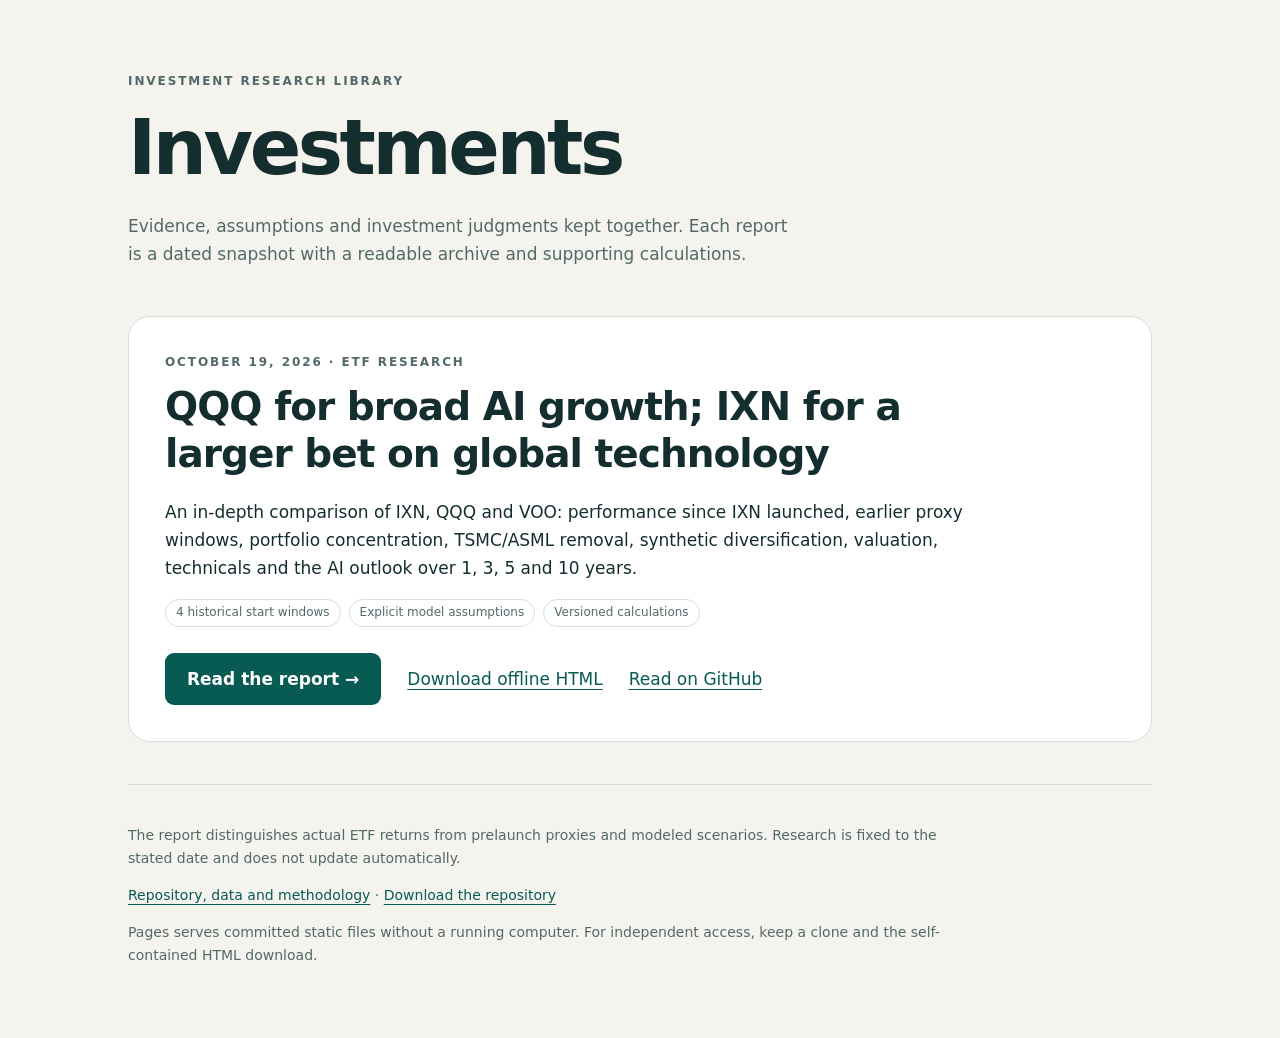
<file: docs/index.html>
<!doctype html>
<html lang="en"><head><meta charset="utf-8"><meta name="viewport" content="width=device-width,initial-scale=1"><title>Investments · Research library</title><meta name="description" content="Dated investment research with evidence, simulations and downloadable reports."><style>
:root{color-scheme:light dark;--bg:#f5f3ee;--ink:#142e30;--muted:#536969;--card:#fff;--line:#d4dfdb;--accent:#075b53}*{box-sizing:border-box}body{margin:0;background:var(--bg);color:var(--ink);font:17px/1.65 system-ui,-apple-system,sans-serif}main{max-width:1080px;margin:auto;padding:72px 28px 56px}.eyebrow{font-size:12px;letter-spacing:.16em;text-transform:uppercase;color:var(--muted);font-weight:650}h1{font-size:clamp(44px,7vw,76px);line-height:1.05;letter-spacing:-.045em;margin:16px 0 24px}header p{max-width:660px;color:var(--muted);margin-bottom:48px}article{border:1px solid var(--line);border-radius:22px;background:var(--card);padding:36px}h2{font-size:clamp(26px,4vw,39px);line-height:1.2;letter-spacing:-.025em;max-width:780px;margin:12px 0 20px}a{color:var(--accent);text-underline-offset:4px}.button{display:inline-block;background:var(--accent);color:white;padding:12px 22px;border-radius:9px;text-decoration:none;font-weight:600}.links{display:flex;gap:14px 26px;flex-wrap:wrap;align-items:center;margin-top:26px}.tags{display:flex;flex-wrap:wrap;gap:8px}.tags span{font-size:12px;border:1px solid var(--line);border-radius:20px;padding:3px 10px;color:var(--muted)}article p{max-width:810px}footer{margin-top:42px;border-top:1px solid var(--line);padding-top:25px;color:var(--muted);font-size:14px}footer p{max-width:820px}@media(prefers-color-scheme:dark){:root{--bg:#101d1d;--ink:#e6efeb;--muted:#a4bbb5;--card:#172726;--line:#334945;--accent:#72cdb9}.button{background:#72cdb9;color:#102925}}@media(max-width:600px){main{padding:38px 18px}article{padding:24px}.links{align-items:flex-start;flex-direction:column}}
</style></head><body><main><header><div class="eyebrow">Investment research library</div><h1>Investments</h1><p>Evidence, assumptions and investment judgments kept together. Each report is a dated snapshot with a readable archive and supporting calculations.</p></header><article><div class="eyebrow">October 19, 2026 · ETF research</div><h2>QQQ for broad AI growth; IXN for a larger bet on global technology</h2><p>An in-depth comparison of IXN, QQQ and VOO: performance since IXN launched, earlier proxy windows, portfolio concentration, TSMC/ASML removal, synthetic diversification, valuation, technicals and the AI outlook over 1, 3, 5 and 10 years.</p><div class="tags"><span>4 historical start windows</span><span>Explicit model assumptions</span><span>Versioned calculations</span></div><div class="links"><a class="button" href="reports/ixn-qqq-voo-2026-10-19/">Read the report →</a><a href="downloads/ixn-qqq-voo-2026-10-19.html" download>Download offline HTML</a><a href="https://github.com/arpit-sidana/investments/blob/main/reports/ixn-qqq-voo/REPORT.md">Read on GitHub</a></div></article><footer><p>The report distinguishes actual ETF returns from prelaunch proxies and modeled scenarios. Research is fixed to the stated date and does not update automatically.</p><p><a href="https://github.com/arpit-sidana/investments">Repository, data and methodology</a> · <a href="https://github.com/arpit-sidana/investments/archive/refs/heads/main.zip">Download the repository</a></p><p>Pages serves committed static files without a running computer. For independent access, keep a clone and the self-contained HTML download.</p></footer></main></body></html>
</file>
